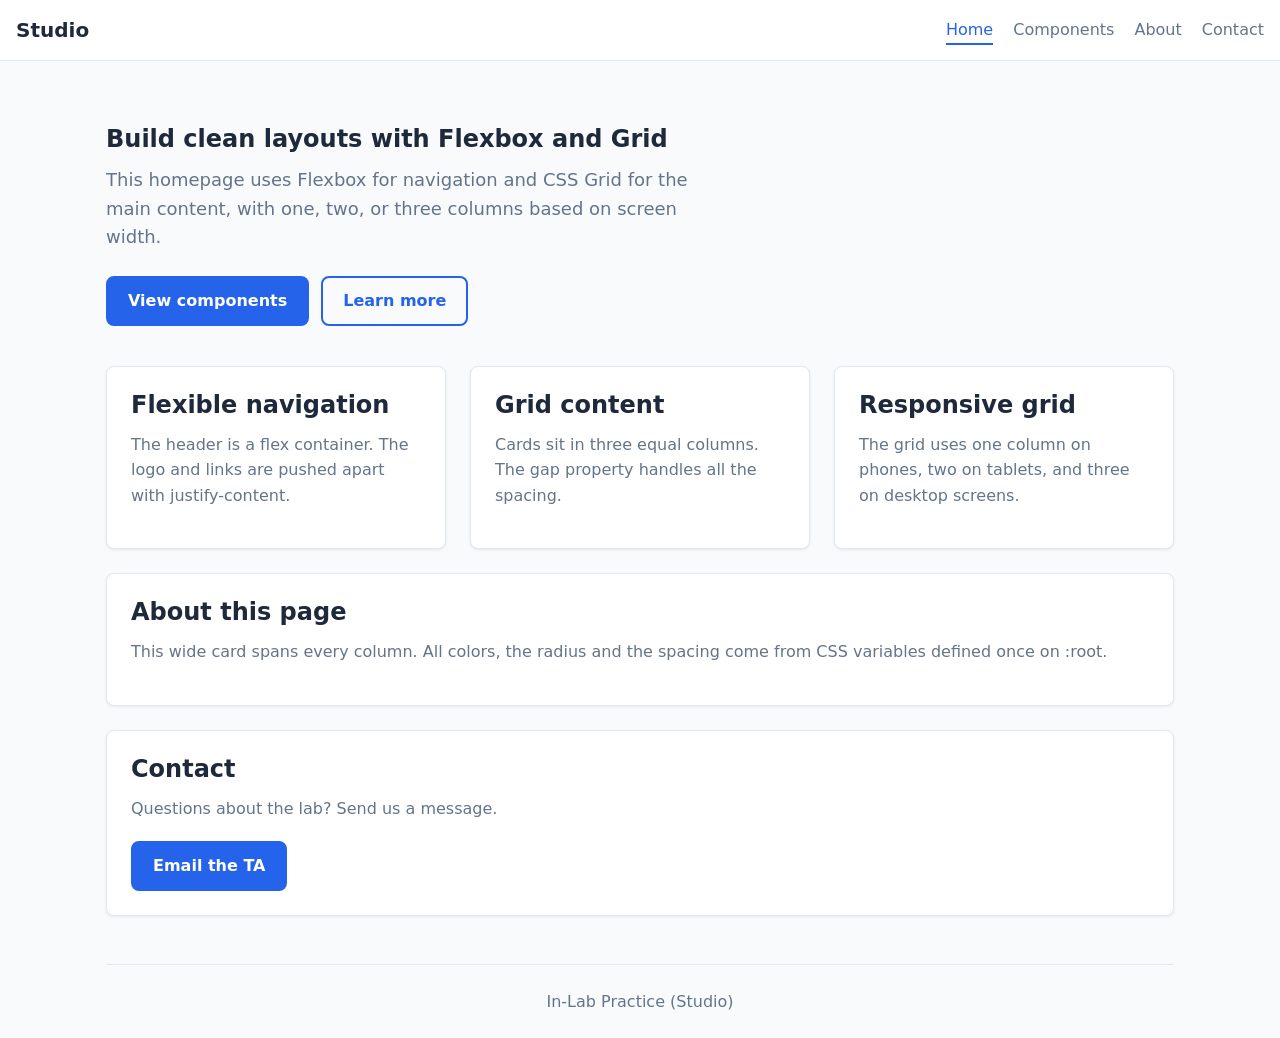
<file: index.html>
<!doctype html>
<html lang="en">
  <head>
    <meta charset="UTF-8" />
    <meta name="viewport" content="width=device-width, initial-scale=1.0" />
    <title>Studio - Home</title>
    <link rel="stylesheet" href="styles.css" />
  </head>
  <body>
    <header class="site-header">
      <a class="logo" href="index.html">Studio</a>
      <nav aria-label="Main navigation">
        <ul>
          <li>
            <a class="active" href="index.html">Home</a>
          </li>
          <li><a href="components.html">Components</a></li>
          <li><a href="#about">About</a></li>
          <li><a href="#contact">Contact</a></li>
        </ul>
      </nav>
    </header>
    <div class="container">
      <section class="hero">
        <h1>Build clean layouts with Flexbox and Grid</h1>
        <p>
          This homepage uses Flexbox for navigation and CSS Grid for the main
          content, with one, two, or three columns based on screen width.
        </p>
        <div class="actions">
          <a class="btn" href="components.html">View components</a>
          <a class="btn btn-outline" href="#about">Learn more</a>
        </div>
      </section>
      <main class="grid">
        <article class="card">
          <h2>Flexible navigation</h2>
          <p>
            The header is a flex container. The logo and links are pushed apart
            with justify-content.
          </p>
        </article>
        <article class="card">
          <h2>Grid content</h2>
          <p>
            Cards sit in three equal columns. The gap property handles all the
            spacing.
          </p>
        </article>
        <article class="card">
          <h2>Responsive grid</h2>
          <p>
            The grid uses one column on phones, two on tablets, and three on
            desktop screens.
          </p>
        </article>
        <section class="card wide" id="about">
          <h2>About this page</h2>
          <p>
            This wide card spans every column. All colors, the radius and the
            spacing come from CSS variables defined once on :root.
          </p>
        </section>
        <section class="card wide" id="contact">
          <h2>Contact</h2>
          <p>Questions about the lab? Send us a message.</p>
          <a class="btn" href="mailto:ta@example.com">Email the TA</a>
        </section>
      </main>
      <footer class="site-footer">
        <div class="container">In-Lab Practice (Studio)</div>
      </footer>
    </div>
  </body>
</html>
</file>
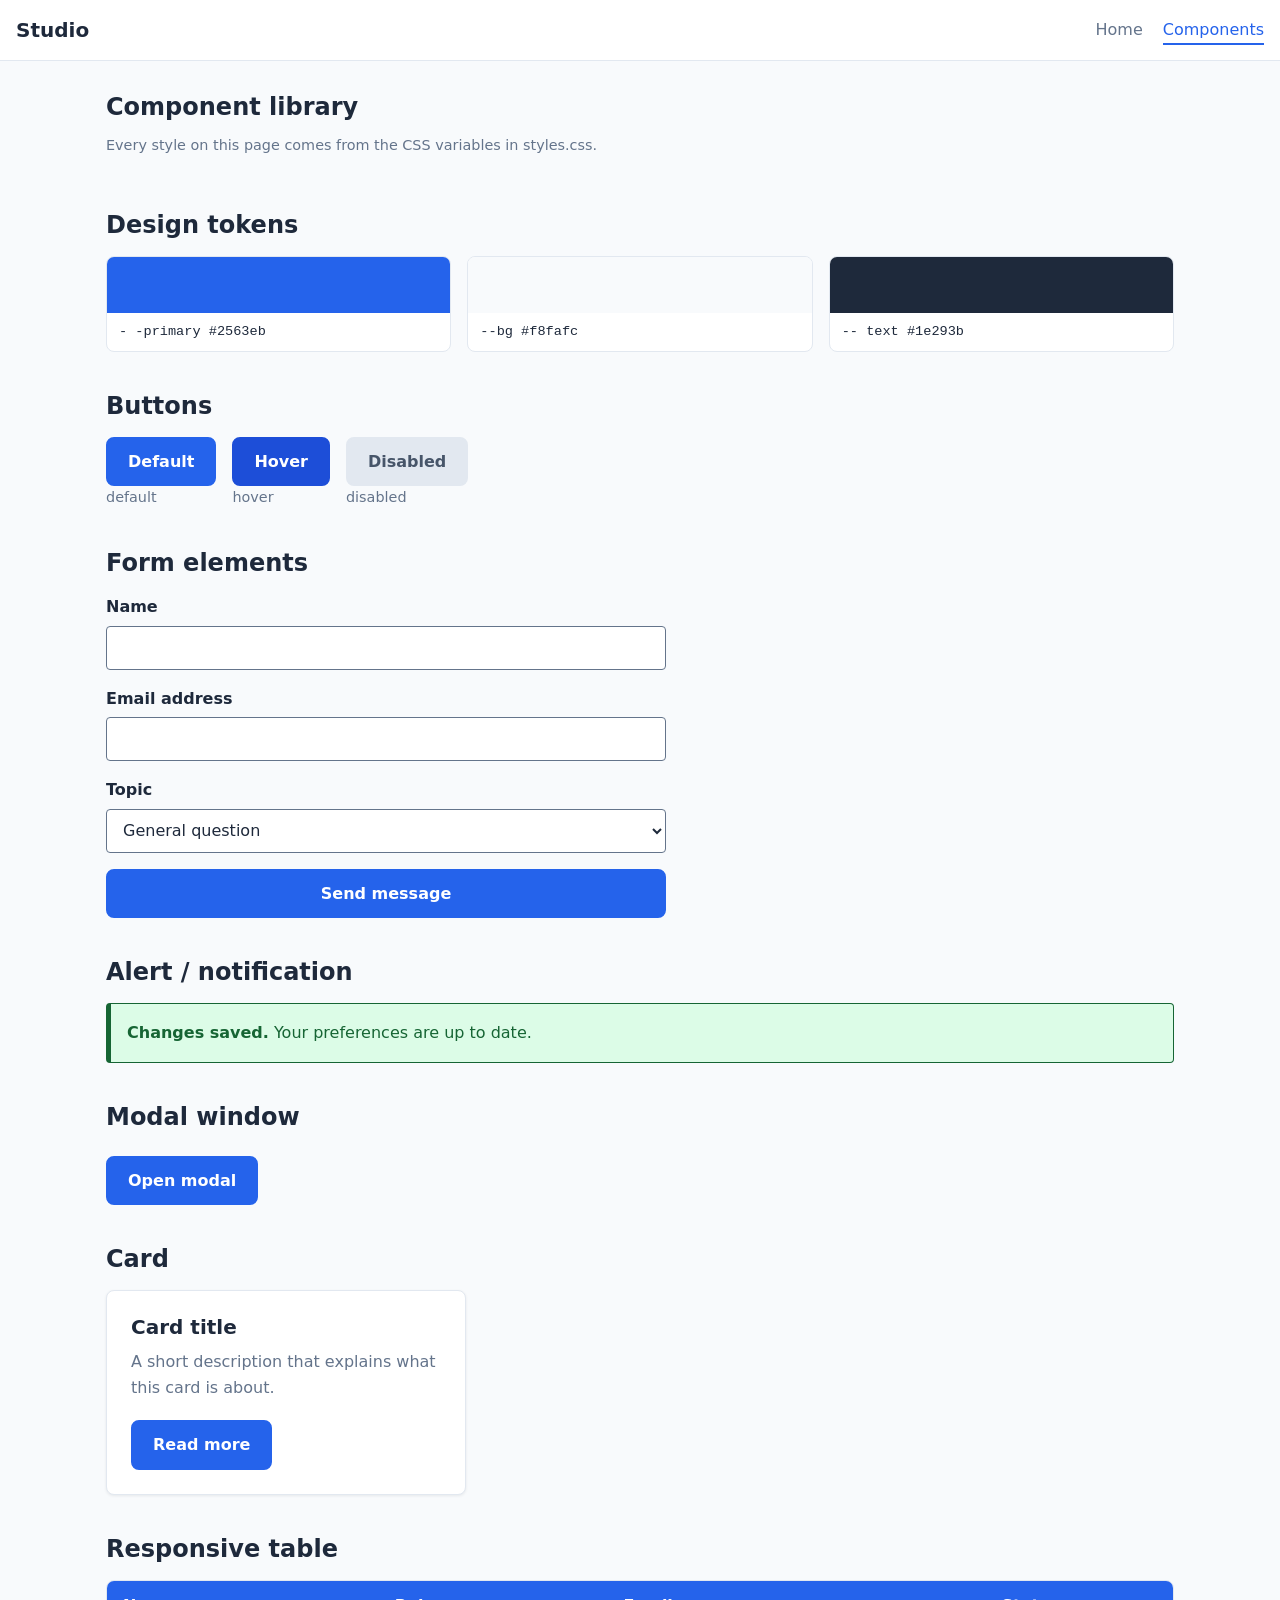
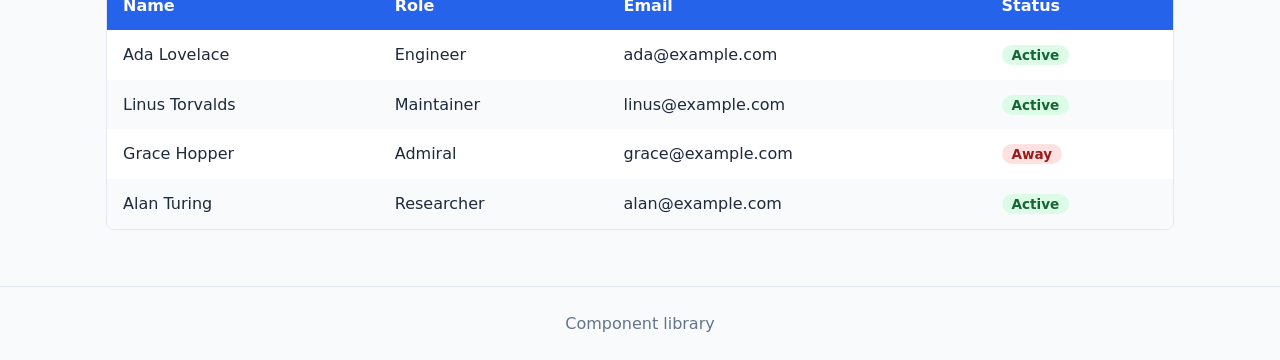
<file: components.html>
<!doctype html>
<html lang="en">
  <head>
    <meta charset="UTF-8" />
    <meta name="viewport" content="width=device-width, initial-scale=1" />
    <title>Studio - Component library</title>

    <link rel="stylesheet" href="styles.css" />
  </head>
  <body>
    <header class="site-header">
      <a class="logo" href="index.html">Studio</a>
      <nav aria-label="Main navigation">
        <ul>
          <li><a href="index.html">Home</a></li>
          <li>
            <a class="active" href="components.html" aria-current="page"
              >Components</a
            >
          </li>
        </ul>
      </nav>
    </header>
    <main class="container">
      <section class="section">
        <h1>Component library</h1>
        <p class="label">
          Every style on this page comes from the CSS variables in styles.css.
        </p>
      </section>
      <!-- Design tokens -->
      <section class="section" ">
        <h2 id="tokens-heading">Design tokens</h2>
        <div class="swatches">
          <div class="swatch">
            <i style="background: var(--primary)"></i
            ><code>- -primary #2563eb</code>
          </div>
          <div class="swatch">
            <i style="background: var(--bg)"></i><code>--bg #f8fafc</code>
          </div>

          <div class="swatch">
            <i style="background: var(--text)"></i><code>-- text #1e293b</code>
          </div>
        </div>
      </section>
      <!-- Buttons in three states -->
      <section class="section" ">
        <h2 id="buttons-heading">Buttons</h2>
        <div class="row">
          <div>
            <button class="btn" ">Default</button>
            <div class="label">default</div>
          </div>
          <div>
            <button class="btn is-hover" ">Hover</button>
            <div class="label">hover</div>
          </div>
          <div>
            <button class="btn"" disabled>Disabled</button>
            <div class="label">disabled</div>
          </div>
        </div>
      </section>
      <section class="section" ">
        <h2 id="form-heading">Form elements</h2>
        <form class="form-demo" action="#" method="get">
          <div class="form-field">
            <label for="name">Name</label>
            <input id="name" name="name" autocomplete="name" required />
          </div>
          <div class="form-field">
            <label for="email">Email address</label>
            <input
              id="email"
              name="email"
              type="email"
              autocomplete="email"
              required
            />
          </div>
          <div class="form-field">
            <label for="topic">Topic</label>
            <select id="topic" name="topic">
              <option value="general">General question</option>
              <option value="feedback">Feedback</option>
              <option value="support">Technical support</option>
            </select>
          </div>
          <button class="btn" ">Send message</button>
        </form>
      </section>
      <section class="section" ">
        <h2 id="alert-heading">Alert / notification</h2>
        <div class="alert" " ">
          <strong>Changes saved.</strong> Your preferences are up to date.
        </div>
      </section>
      <section class="section"">
        <h2 id="modal-heading">Modal window</h2>
        <a class="btn modal-trigger" id="modal-demo-trigger" "
          >Open modal</a
        >
        <div class="modal-window" id="demo-modal">
          <section
            class="modal-content"
            
          >
            <h3 id="dialog-title">Example modal</h3>
            <p id="dialog-description">
              This window opens and closes with CSS fragment navigation.
            </p>
            <a class="btn" href="#modal-demo-trigger">Close</a>
          </section>
        </div>
      </section>
      <!-- One card component -->
      <section class="section">
        <h2>Card</h2>
        <article class="card" style="max-width: 360px">
          <h3>Card title</h3>
          <p>A short description that explains what this card is about.</p>
          <a class="btn" href="index.html#about">Read more</a>
        </article>
      </section>
      <!-- One responsive table -->
      <section class="section">
        <h2>Responsive table</h2>
        <div class="table-wrap">
          <table>
            <caption class="visually-hidden">
              Team members and their current status
            </caption>
            <thead>
              <tr>
                <th scope="col">Name</th>
                <th scope="col">Role</th>
                <th scope="col">Email</th>
                <th scope="col">Status</th>
              </tr>
            </thead>
            <tbody>
              <tr>
                <td>Ada Lovelace</td>
                <td>Engineer</td>

                <td>ada@example.com</td>
                <td><span class="badge">Active</span></td>
              </tr>

              <tr>
                <td>Linus Torvalds</td>
                <td>Maintainer</td>

                <td>linus@example.com</td>
                <td><span class="badge">Active</span></td>
              </tr>

              <tr>
                <td>Grace Hopper</td>
                <td>Admiral</td>

                <td>grace@example.com</td>
                <td><span class="badge off">Away</span></td>
              </tr>

              <tr>
                <td>Alan Turing</td>
                <td>Researcher</td>

                <td>alan@example.com</td>
                <td><span class="badge">Active</span></td>
              </tr>
            </tbody>
          </table>
        </div>
      </section>    
    </main>
    <footer class="site-footer" style="margin-top: 48px">
      <div class="container">Component library</div>
    </footer>
  </body>
</html>
</file>
<file: styles.css>
:root {
  --primary: #2563eb;
  --bg: #f8fafc;
  --text: #1e293b;
  --radius: 8px;
  /* extra variables we will also use */
  --primary-dark: #1d4ed8;
  --surface: #ffffff;
  --border: #e2e8f0;
  --muted: #64748b;
  --space: 16px;
  --focus: #1d4ed8;
  --success-bg: #dcfce7;
  --success-text: #166534;
  --error-bg: #fee2e2;
  --error-text: #991b1b;
  --table-hover: #e0e9fd;
}
* {
  box-sizing: border-box;
}
body {
  margin: 0;
  font-family:
    system-ui,
    -apple-system,
    "Segoe UI",
    sans-serif;
  background: var(--bg);
  color: var(--text);
  line-height: 1.6;
}
h1,
h2,
h3 {
  line-height: 1.2;
  margin: 0 0 0.5em;
}
p {
  margin: 0 0 1em;
}
a {
  color: var(--primary);
}
.container {
  max-width: 1100px;
  margin: 0 auto;
  padding: 0 var(--space);
}
.site-header {
  display: flex;
  justify-content: space-between; /* logo left, links right */
  align-items: center; /* vertically centered */
  flex-wrap: wrap; /* wrap if the screen is too narrow */
  gap: var(--space);
  padding: 14px var(--space);
  background: var(--surface);
  border-bottom: 1px solid var(--border);
}

.logo {
  font-weight: 700;
  font-size: 1.25rem;
  color: var(--text);
  text-decoration: none;
}

.site-header ul {
  display: flex;
  gap: 20px;
  list-style: none;
  margin: 0;
  padding: 0;
}
.site-header a:not(.logo) {
  text-decoration: none;
  color: var(--muted);
  padding: 4px 0;
}
.site-header a:not(.logo):hover,
.site-header a.active {
  color: var(--primary);
  border-bottom: 2px solid var(--primary);
}
.hero {
  padding: 64px 0 40px;
}
.hero p {
  max-width: 55ch;
  color: var(--muted);
  font-size: 1.125rem;
}
.hero .actions {
  display: flex;
  gap: 12px;
  flex-wrap: wrap;
  margin-top: 24px;
}
.btn {
  display: inline-block;
  padding: 10px 20px;
  font: inherit;
  font-weight: 600;
  color: #fff;
  background: var(--primary);
  border: 2px solid var(--primary);
  border-radius: var(--radius);
  text-decoration: none;
  cursor: pointer;
  transition:
    background 0.15s,
    border-color 0.15s;
}
.btn:hover:not(:disabled),
.btn.is-hover {
  background: var(--primary-dark);
  border-color: var(--primary-dark);
}
.btn:focus-visible {
  outline: 3px solid var(--focus);
  outline-offset: 2px;
}
.btn:disabled {
  background: #e2e8f0;
  border-color: #e2e8f0;
  color: #475569;
  cursor: not-allowed;
}
.btn-outline {
  background: transparent;
  color: var(--primary);
}
.btn-outline:hover:not(:disabled) {
  background: var(--primary);
  color: #fff;
}
.card {
  background: var(--surface);
  border: 1px solid var(--border);
  border-radius: var(--radius);
  padding: 24px;
  box-shadow: 0 1px 3px rgba(15, 23, 42, 0.08);
}
.card h3 {
  font-size: 1.25rem;
}
.card p {
  color: var(--muted);
}
.card .btn {
  margin-top: 4px;
}
.grid {
  display: grid;
  grid-template-columns: 1fr;
  gap: 24px;
  padding-bottom: 48px;
}
.grid .wide {
  grid-column: 1 / -1;
}
.site-footer {
  border-top: 1px solid var(--border);
  padding: 24px 0;
  color: var(--muted);
  text-align: center;
}
@media (min-width: 701px) and (max-width: 1023px) {
  .grid {
    grid-template-columns: repeat(2, minmax(0, 1fr));
  }
}
@media (min-width: 1024px) {
  .grid {
    grid-template-columns: repeat(3, minmax(0, 1fr));
  }
}
.table-wrap {
  overflow-x: auto; /* scrolls sideways on small screens */
  border: 1px solid var(--border);
  border-radius: var(--radius);
  background: var(--surface);
}
table {
  width: 100%;
  min-width: 520px;
  border-collapse: collapse;
}
th,
td {
  padding: 12px 16px;
  text-align: left;
}
th {
  background: var(--primary);
  color: #fff;
  white-space: nowrap;
}
tbody tr:nth-child(even) {
  background: var(--bg);
} /* zebra rows */
tbody tr:hover {
  background: var(--table-hover);
}

.badge {
  padding: 2px 10px;
  border-radius: 999px;
  font-size: 0.85rem;
  font-weight: 600;
  background: var(--success-bg);
  color: var(--success-text);
}

.badge.off {
  background: var(--error-bg);
  color: var(--error-text);
}
/* ---------- Components page helpers ---------- */
.section {
  padding: 32px 0 8px;
}
.section > h2 {
  margin-bottom: 16px;
}
.row {
  display: flex;
  flex-wrap: wrap;
  gap: 16px;
  align-items: center;
}
.label {
  color: var(--muted);
  font-size: 0.9rem;
}
.swatches {
  display: grid;
  grid-template-columns: repeat(auto-fit, minmax(140px, 1fr));
  gap: 16px;
}
.swatch {
  border: 1px solid var(--border);
  border-radius: var(--radius);
  overflow: hidden;
  background: var(--surface);
}
.swatch i {
  display: block;
  height: 56px;
}
.swatch code {
  display: block;
  padding: 8px 12px;
  font-size: 0.85rem;
}
.form-demo {
  display: grid;
  gap: 16px;
  max-width: 560px;
}
.form-field {
  display: grid;
  gap: 6px;
}
.form-field label {
  font-weight: 600;
}
.form-field input,
.form-field select {
  width: 100%;
  min-height: 44px;
  padding: 8px 12px;
  border: 1px solid var(--muted);
  border-radius: 4px;
  background: var(--surface);
  color: var(--text);
  font: inherit;
}
.form-field input:focus-visible,
.form-field select:focus-visible,
a:focus-visible {
  outline: 3px solid var(--focus);
  outline-offset: 2px;
}
.alert {
  padding: 16px;
  border: 1px solid var(--success-text);
  border-left-width: 5px;
  border-radius: 4px;
  background: var(--success-bg);
  color: var(--success-text);
}
.modal-trigger {
  display: inline-block;
  margin-top: 8px;
}
.modal-window {
  display: none;
}
.modal-window:target {
  position: fixed;
  z-index: 10;
  inset: 0;
  display: grid;
  place-items: center;
  padding: 24px;
  background: rgb(15 23 42 / 70%);
}
.modal-content {
  width: min(100%, 480px);
  padding: 24px;
  border: 1px solid var(--border);
  border-radius: var(--radius);
  background: var(--surface);
  color: var(--text);
  box-shadow: 0 12px 36px rgb(0 0 0 / 24%);
}
.modal-content h3 {
  margin-top: 0;
}
.visually-hidden {
  position: absolute;
  width: 1px;
  height: 1px;
  padding: 0;
  margin: -1px;
  overflow: hidden;
  clip: rect(0, 0, 0, 0);
  white-space: nowrap;
  border: 0;
}
@media (prefers-color-scheme: dark) {
  :root {
    color-scheme: dark;
    --primary: #1d4ed8;
    --primary-dark: #1e40af;
    --bg: #111827;
    --surface: #1f2937;
    --text: #f1f5f9;
    --border: #475569;
    --muted: #cbd5e1;
    --focus: #93c5fd;
    --success-bg: #14532d;
    --success-text: #dcfce7;
    --error-bg: #7f1d1d;
    --error-text: #fee2e2;
    --table-hover: #334155;
  }
  .btn:disabled {
    background: #475569;
    border-color: #475569;
    color: #f1f5f9;
  }
}
</file>
